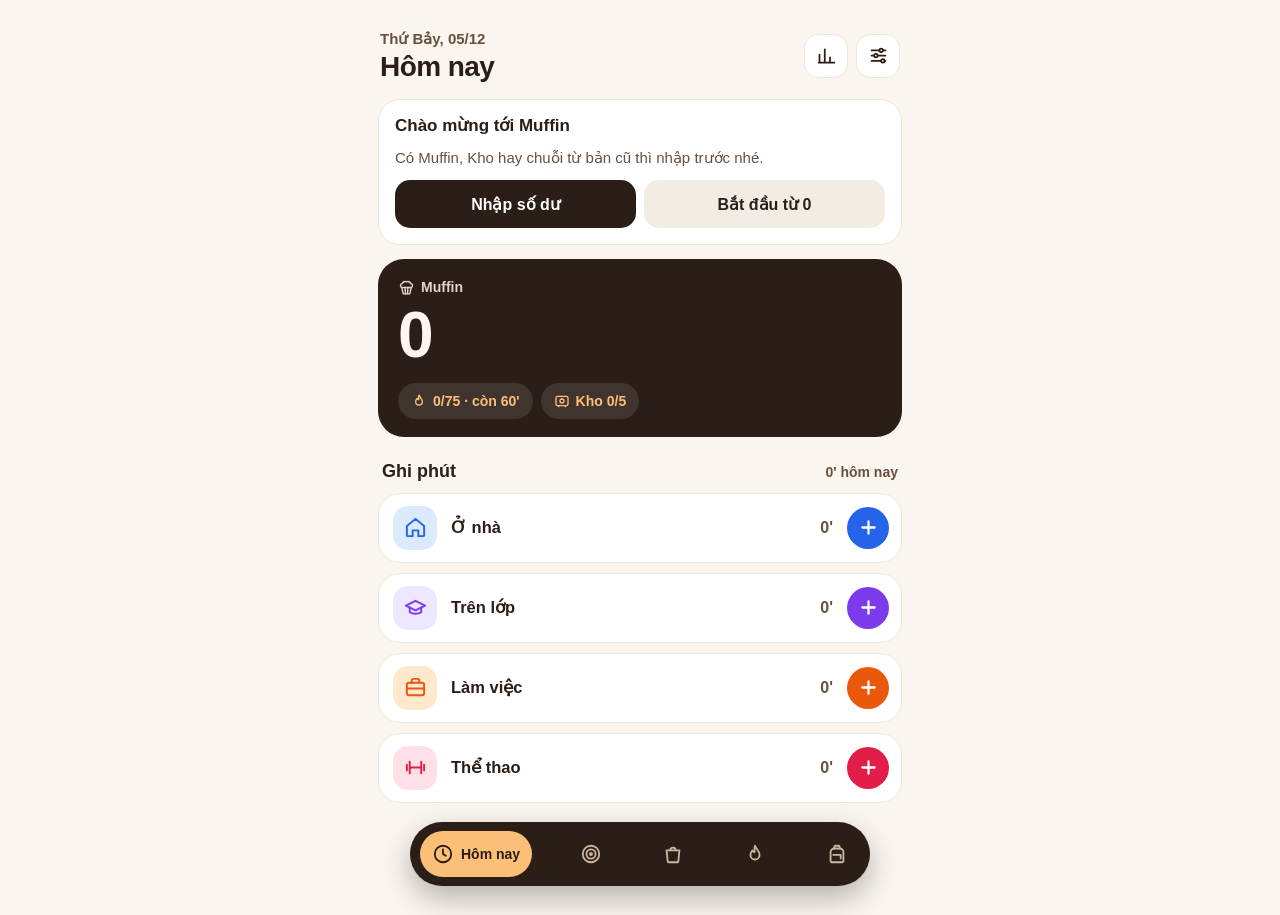
<file: index.html>
<!doctype html>
<html lang="vi">
<head>
  <meta charset="utf-8">
  <meta name="viewport" content="width=device-width, initial-scale=1, viewport-fit=cover">
  <title>Muffin</title>
  <meta name="description" content="Muffin Study Game: tự thưởng khi học, làm việc và tập gym.">
  <meta name="theme-color" content="#FAF5EE" id="themeColor">
  <!-- PWA cho iPhone -->
  <meta name="apple-mobile-web-app-capable" content="yes">
  <meta name="mobile-web-app-capable" content="yes">
  <meta name="apple-mobile-web-app-title" content="Muffin">
  <meta name="apple-mobile-web-app-status-bar-style" content="default">
  <meta name="format-detection" content="telephone=no">
  <link rel="apple-touch-icon" sizes="180x180" href="icons/apple-touch-icon.png">
  <link rel="icon" type="image/svg+xml" href="icons/icon.svg">
  <link rel="icon" type="image/png" sizes="192x192" href="icons/icon-192.png">
  <link rel="manifest" href="manifest.json">
  <script>
    // Áp giao diện sáng/tối trước khi vẽ để không bị nháy màu
    try { var th = localStorage.getItem('muffin.theme'); if (th === 'light' || th === 'dark') document.documentElement.dataset.theme = th; } catch (e) { /* bỏ qua */ }
  </script>
  <link rel="stylesheet" href="styles.css">
</head>
<body>
  <div class="app" id="app">
    <div class="topcap" aria-hidden="true"></div>
    <main id="view" class="view"></main>
    <nav class="tabbar" id="tabs" aria-label="Điều hướng chính"></nav>
    <div class="toasts" id="toasts" role="status" aria-live="polite"></div>
    <div id="modalRoot"></div>
    <input type="file" id="importFile" accept="application/json,.json" hidden>
  </div>
  <noscript>Muffin cần bật JavaScript.</noscript>
  <script src="rules.js"></script>
  <script src="app.js"></script>
</body>
</html>
</file>
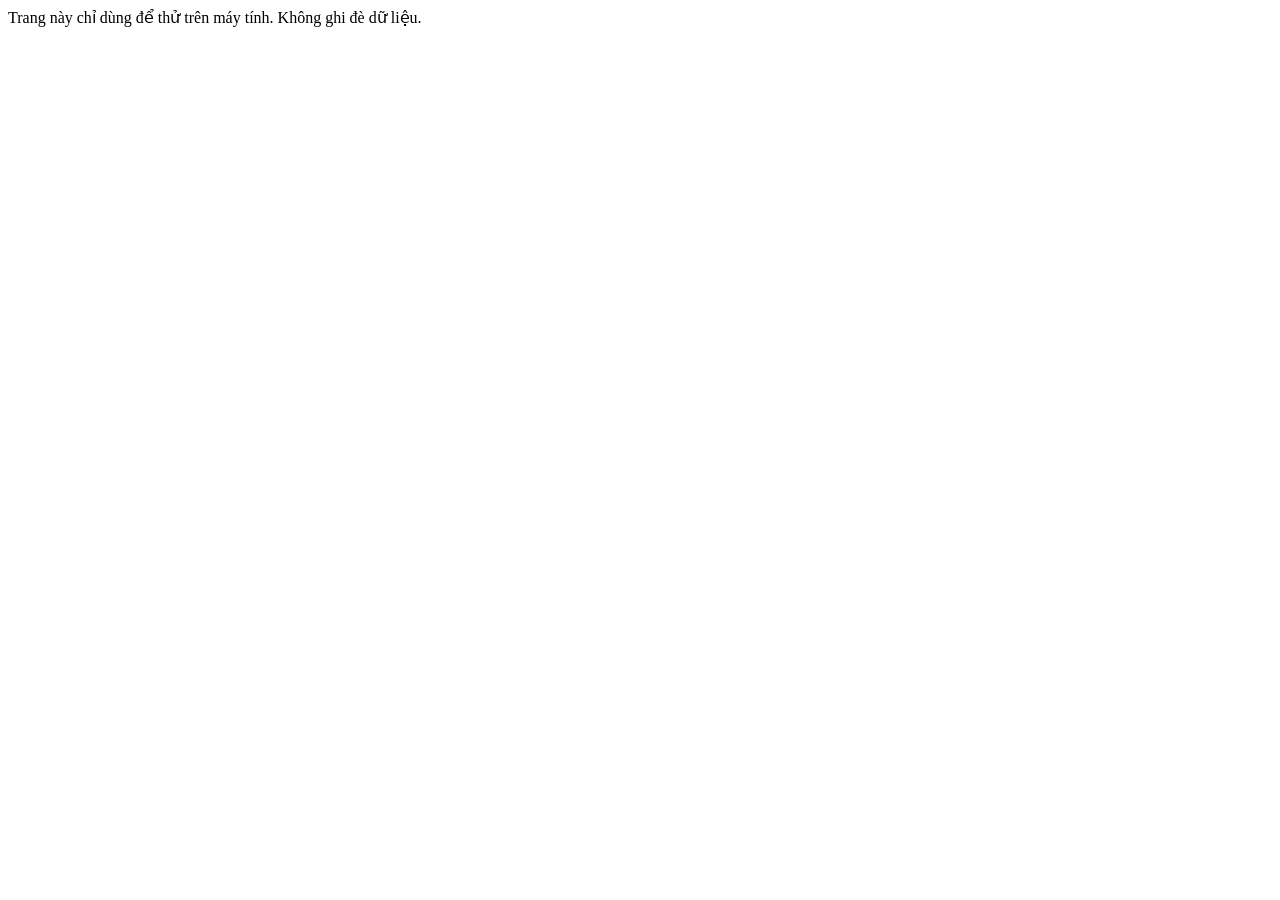
<file: tests/demo.html>
<!doctype html>
<meta charset="utf-8">
<title>Muffin: nạp dữ liệu mẫu</title>
<!-- CHỈ DÙNG KHI THỬ TRÊN MÁY: ghi đè dữ liệu bằng dữ liệu mẫu rồi mở app. Không mở trang này trên iPhone. -->
<script src="../rules.js"></script>
<script>
  if (!/^(localhost|127\.0\.0\.1|\[::1\])$/.test(location.hostname)) {
    document.write('Trang này chỉ dùng để thử trên máy tính. Không ghi đè dữ liệu.');
    throw new Error('demo chỉ chạy trên localhost');
  }
  const M = window.MuffinRules;
  const now = Date.now();
  const today = M.dateKey(now);
  let s = M.createInitialState(now - 40 * 86400000);
  let n = 0;
  const at = (daysAgo, h) => now - daysAgo * 86400000 - h * 3600000;
  const c = (t, extra) => Object.assign({ now: t, id: 'd' + (++n) }, extra || {});
  const plan = [[90, 40, 0, 30], [120, 0, 60, 0], [60, 80, 30, 45], [45, 0, 0, 60], [150, 40, 0, 0], [30, 60, 90, 30], [70, 0, 45, 0]];
  for (let d = 29; d >= 0; d--) {
    const p = plan[d % 7];
    if (d === 9) continue; // một ngày nghỉ để thấy chuỗi đứt
    M.CATS.forEach((cat, i) => { if (p[i]) { const r = M.logMinutes(s, cat, p[i], c(at(d, 3 + i))); if (r.ok) s = r.state; } });
  }
  s.days[today] = s.days[today] || { home: 0, class: 0, work: 0, gym: 0, earned: 0, spent: 0 };
  let r = M.openBox(s, c(at(3, 1), { rand: 0.9 })); if (r.ok) s = r.state;
  r = M.deposit(s, 60, c(at(2, 1))); if (r.ok) s = r.state;
  r = M.buyItem(s, 'movie', c(at(1, 2))); if (r.ok) s = r.state;
  r = M.convertFun(s, 10, c(at(1, 1))); if (r.ok) s = r.state;
  r = M.addHabit(s, 'Đọc sách 20 trang', c(now, { id: 'hA' })); s = r.state;
  r = M.addHabit(s, 'Uống đủ 2 lít nước', c(now, { id: 'hB' })); s = r.state;
  for (let i = 1; i <= 8; i++) s.habits[0].done.push(M.addDays(today, -i));
  for (let i = 0; i <= 3; i++) s.habits[1].done.push(M.addDays(today, -i));
  s.habits.forEach((h) => h.done.sort());
  s = M.addGoals(s, today, ['Ôn chương 3 Web Strategy', 'Tập gym chân', 'Làm bài tập nhóm', 'Đọc 20 trang sách'], today, c(now, { id: 'gA' })).state;
  s = M.addGoals(s, M.addDays(today, 1), ['Ôn chương 4', 'Đi bơi'], today, c(now, { id: 'gB' })).state;
  s = M.addTasks(s, ['Ôn chương 3 Web Strategy', 'Tập gym chân', 'Đọc 20 trang sách', 'Làm flashcard từ vựng', 'Dọn bàn học'], c(now, { id: 'tA' })).state;
  r = M.deposit(s, 5, c(now - 60000)); if (r.ok) s = r.state;
  s = M.toggleGoal(s, today, s.goalDays[today][1].id, today, c(now)).state;
  s.inventory.cafe = 1; s.inventory.buy150 = 1;
  s.meta.setupDone = true; s.meta.lastExport = now - 9 * 86400000;
  localStorage.setItem('muffin.state', JSON.stringify(s));
  const th = new URLSearchParams(location.search).get('theme');
  if (th) localStorage.setItem('muffin.theme', th);
  location.replace('../index.html' + (location.hash || ''));
</script>
</file>
<file: styles.css>
/* Muffin Study Game: giao diện v1.3 (sáng = nâu kem, tối = đen chanh). Ưu tiên iPhone 375-430px */
:root {
  --bg: #FAF5EE; --card: #FFFFFF; --soft: #F3ECE3; --line: #EFE6DA; --ink: #2A1E16; --muted: #66513F; --cb: #D3C3AF;
  --hero-bg: #2A1E16; --hero-ink: #FFF7ED; --hero-num: #FFF7ED; --hero-pill: rgba(255, 255, 255, .1); --hero-pill-ink: #FBBF77;
  --pri: #2A1E16; --pri-ink: #FFFFFF; --hl: #FBBF77; --hl-ink: #2A1E16;
  --ok: #15803D; --ok-bg: #DCFCE7; --bad: #B91C1C; --bad-bg: #FEE2E2; --warn: #9A4A06; --warn-bg: #FEF3C7;
  --kho: #0E7490; --kho-bg: #CFFAFE;
  --fl: #D97706; --fl-bg: #FFE8CC; --fl-ink: #7C2D12;
  --bx: #7C3AED; --bx-bg: #EDE7FF; --bx-ink: #3B1F82;
  --gold: #F5B70B; --gold-bg: #FEF3C7; --gold-ink: #1C1300;
  --home: #2563EB; --home-bg: #DBEAFE;
  --class: #7C3AED; --class-bg: #EDE7FF;
  --work: #EA580C; --work-bg: #FFE8CC;
  --gym: #E11D48; --gym-bg: #FFE0E6;
  --tab-bg: #2A1E16; --tab-ink: #C9B6A2; --tab-on: #FBBF77; --tab-on-ink: #2A1E16; --tab-line: transparent;
  --heat0: #EFE6DA; --heat1: #FCD9A8; --heat2: #F59E0B; --heat-today: #9A4A06;
  --dim: rgba(30, 20, 12, .45); --sheet: #FFFCF8; --toast: #2A1E16; --toast-ink: #FFFFFF;
  --focus: #2563EB;
  --safe-top: env(safe-area-inset-top, 0px);
  --safe-bottom: env(safe-area-inset-bottom, 0px);
  --safe-left: env(safe-area-inset-left, 0px);
  --safe-right: env(safe-area-inset-right, 0px);
  color-scheme: light;
}
@media (prefers-color-scheme: dark) {
  :root:not([data-theme="light"]) {
    --bg: #0B0E13; --card: #151A21; --soft: #1F2630; --line: #232A33; --ink: #F3F4F6; --muted: #B3B9C3; --cb: #3A4350;
    --hero-bg: radial-gradient(130% 130% at 100% 0%, #2B3A12 0%, #151A21 60%); --hero-ink: #E5E7EB; --hero-num: #BEF264; --hero-pill: #1F2630; --hero-pill-ink: #E5E7EB;
    --pri: #BEF264; --pri-ink: #0B0E13; --hl: #BEF264; --hl-ink: #0B0E13;
    --ok: #BEF264; --ok-bg: rgba(190, 242, 100, .14); --bad: #FCA5A5; --bad-bg: rgba(248, 113, 113, .16); --warn: #FCD34D; --warn-bg: rgba(251, 191, 36, .14);
    --kho: #67E8F9; --kho-bg: rgba(103, 232, 249, .12);
    --fl: #FBBF24; --fl-bg: rgba(251, 191, 36, .12); --fl-ink: #FCD34D;
    --bx: #8B5CF6; --bx-bg: rgba(167, 139, 250, .14); --bx-ink: #C4B5FD;
  --gold: #FACC15; --gold-bg: rgba(250, 204, 21, .14); --gold-ink: #1C1300;
    --home: #3B82F6; --home-bg: rgba(96, 165, 250, .14);
    --class: #A855F7; --class-bg: rgba(192, 132, 252, .14);
    --work: #F97316; --work-bg: rgba(251, 146, 60, .14);
    --gym: #F43F5E; --gym-bg: rgba(251, 113, 133, .14);
    --tab-bg: #151A21; --tab-ink: #8B93A0; --tab-on: #BEF264; --tab-on-ink: #0B0E13; --tab-line: #262E38;
    --heat0: #1F2630; --heat1: #78350F; --heat2: #D97706; --heat-today: #FBBF24;
    --dim: rgba(0, 0, 0, .6); --sheet: #151A21; --toast: #F3F4F6; --toast-ink: #0B0E13;
    --focus: #BEF264;
    color-scheme: dark;
  }
}
:root[data-theme="dark"] {
  --bg: #0B0E13; --card: #151A21; --soft: #1F2630; --line: #232A33; --ink: #F3F4F6; --muted: #B3B9C3; --cb: #3A4350;
  --hero-bg: radial-gradient(130% 130% at 100% 0%, #2B3A12 0%, #151A21 60%); --hero-ink: #E5E7EB; --hero-num: #BEF264; --hero-pill: #1F2630; --hero-pill-ink: #E5E7EB;
  --pri: #BEF264; --pri-ink: #0B0E13; --hl: #BEF264; --hl-ink: #0B0E13;
  --ok: #BEF264; --ok-bg: rgba(190, 242, 100, .14); --bad: #FCA5A5; --bad-bg: rgba(248, 113, 113, .16); --warn: #FCD34D; --warn-bg: rgba(251, 191, 36, .14);
  --kho: #67E8F9; --kho-bg: rgba(103, 232, 249, .12);
  --fl: #FBBF24; --fl-bg: rgba(251, 191, 36, .12); --fl-ink: #FCD34D;
  --bx: #8B5CF6; --bx-bg: rgba(167, 139, 250, .14); --bx-ink: #C4B5FD;
  --gold: #FACC15; --gold-bg: rgba(250, 204, 21, .14); --gold-ink: #1C1300;
  --home: #3B82F6; --home-bg: rgba(96, 165, 250, .14);
  --class: #A855F7; --class-bg: rgba(192, 132, 252, .14);
  --work: #F97316; --work-bg: rgba(251, 146, 60, .14);
  --gym: #F43F5E; --gym-bg: rgba(251, 113, 133, .14);
  --tab-bg: #151A21; --tab-ink: #8B93A0; --tab-on: #BEF264; --tab-on-ink: #0B0E13; --tab-line: #262E38;
  --heat0: #1F2630; --heat1: #78350F; --heat2: #D97706; --heat-today: #FBBF24;
  --dim: rgba(0, 0, 0, .6); --sheet: #151A21; --toast: #F3F4F6; --toast-ink: #0B0E13;
  --focus: #BEF264;
  color-scheme: dark;
}

* { box-sizing: border-box; }
html, body {
  margin: 0; background: var(--bg); color: var(--ink);
  font: 16px/1.45 -apple-system, BlinkMacSystemFont, "SF Pro Text", "Segoe UI", Roboto, "Helvetica Neue", Arial, sans-serif;
  -webkit-text-size-adjust: 100%; -webkit-tap-highlight-color: transparent; overscroll-behavior: none;
}
body { min-height: 100vh; min-height: 100dvh; }
button, input, select, textarea { font: inherit; color: inherit; }
button { cursor: pointer; touch-action: manipulation; }
button:disabled { cursor: not-allowed; }
h1, h2, h3 { margin: 0; line-height: 1.2; }
p { margin: 0; }
.num, b { font-variant-numeric: tabular-nums; }
:focus-visible { outline: 3px solid var(--focus); outline-offset: 2px; border-radius: 8px; }
svg { flex: none; display: block; }

/* ---------------- Khung trang ---------------- */
.app { max-width: 560px; margin: 0 auto; }
.view { padding: calc(var(--safe-top) + 22px) calc(var(--safe-right) + 18px) calc(var(--safe-bottom) + 112px) calc(var(--safe-left) + 18px); }
.top { display: flex; justify-content: space-between; align-items: center; gap: 10px; margin: 6px 2px 16px; min-height: 52px; }
.top .tt { min-width: 0; flex: 1; }
.top .sub { font-size: 15px; font-weight: 700; color: var(--muted); }
.top h1 { font-size: 28px; font-weight: 800; letter-spacing: -.02em; }
.top .ibs { display: flex; gap: 8px; }
.ib {
  width: 44px; height: 44px; border-radius: 14px; background: var(--card); border: 1px solid var(--line); color: var(--ink);
  display: inline-grid; place-items: center; flex: none; padding: 0;
}
.ib svg { width: 21px; height: 21px; }
.ib:active { transform: scale(.95); }
.ib.plain { background: transparent; border-color: transparent; color: var(--muted); width: 40px; height: 40px; }
.ib.plain svg { width: 19px; height: 19px; }
.card { background: var(--card); border: 1px solid var(--line); border-radius: 22px; padding: 16px; }
.card + .card, .card + .seg, .seg + .card { margin-top: 12px; }
.card h3 { font-size: 17px; font-weight: 800; margin-bottom: 10px; }
.sec { display: flex; justify-content: space-between; align-items: center; gap: 10px; margin: 24px 4px 10px; }
.sec h2 { font-size: 18px; font-weight: 800; }
.sec > span { font-size: 14px; font-weight: 700; color: var(--muted); }
.muted { color: var(--muted); }
.small { font-size: 14px; }
.empty { text-align: center; color: var(--muted); padding: 22px 12px; font-weight: 600; }
.pill {
  display: inline-flex; align-items: center; gap: 5px; height: 30px; padding: 0 11px; border-radius: 999px;
  font-size: 13.5px; font-weight: 800; background: var(--soft); color: var(--ink); white-space: nowrap;
}
.pill svg { width: 14px; height: 14px; }
.pill.ok { background: var(--ok-bg); color: var(--ok); }
.pill.warn { background: var(--warn-bg); color: var(--warn); }
.pill.fl { background: var(--fl-bg); color: var(--fl-ink); }

/* ---------------- Nút và ô nhập ---------------- */
.btn {
  min-height: 48px; padding: 0 18px; border-radius: 15px; border: 0; background: var(--soft); color: var(--ink);
  font-weight: 800; font-size: 16px; display: inline-flex; align-items: center; justify-content: center; gap: 7px;
  white-space: nowrap; transition: transform .08s ease, opacity .15s;
}
.btn svg { width: 18px; height: 18px; }
.btn:active:not(:disabled) { transform: scale(.97); }
.btn.pri { background: var(--pri); color: var(--pri-ink); }
.btn.hl { background: var(--hl); color: var(--hl-ink); }
.btn.bx { background: var(--bx); color: #fff; }
.btn.gold { background: var(--gold); color: var(--gold-ink); }
.btn.danger { background: var(--bad); color: var(--bg); }
.btn.ghost-danger { background: var(--bad-bg); color: var(--bad); }
.btn:disabled { opacity: .42; }
.btn.block { width: 100%; }
.btn.sm { min-height: 40px; padding: 0 16px; border-radius: 999px; font-size: 14.5px; }
.btn-row { display: flex; gap: 8px; flex-wrap: wrap; }
.btn-row > .btn { flex: 1; }
.inp, .field input, textarea {
  font-size: 16px; min-height: 48px; padding: 0 14px; border-radius: 14px; border: 1.5px solid var(--line);
  background: var(--card); color: var(--ink); width: 100%;
}
textarea { padding: 12px 14px; resize: vertical; min-height: 110px; line-height: 1.4; }
.inp:focus, .field input:focus, textarea:focus { outline: none; border-color: var(--ink); }
.inp.err { border-color: var(--bad); }
input::placeholder, textarea::placeholder { color: var(--muted); opacity: 1; }
.row { display: flex; gap: 8px; }
.row .inp { flex: 1; min-width: 0; }
.bar { height: 6px; border-radius: 3px; background: var(--soft); overflow: hidden; }
.bar > span { display: block; height: 100%; border-radius: 3px; background: var(--ok); transition: width .45s cubic-bezier(.2, .8, .2, 1); }
.seg { display: grid; grid-template-columns: 1fr 1fr; background: var(--soft); border-radius: 14px; padding: 4px; gap: 4px; }
.seg.three { grid-template-columns: 1fr 1fr 1fr; }
.seg button { min-height: 40px; border: 0; border-radius: 11px; background: none; font-weight: 800; font-size: 14.5px; color: var(--muted); }
.seg button.on { background: var(--card); color: var(--ink); box-shadow: 0 1px 3px rgba(0, 0, 0, .14); }

/* ---------------- Hôm nay ---------------- */
.hero { background: var(--hero-bg); color: var(--hero-ink); border-radius: 26px; padding: 18px 20px; }
.hero .hlb { display: flex; justify-content: space-between; align-items: center; font-size: 14px; font-weight: 700; }
.hero .hlb > span { display: inline-flex; align-items: center; gap: 6px; opacity: .85; }
.hero .hlb svg { width: 17px; height: 17px; }
.hero .earn { color: var(--hero-pill-ink); font-weight: 800; }
.hero .hv { font-size: 64px; font-weight: 900; letter-spacing: -.04em; line-height: 1.05; color: var(--hero-num); margin: 4px 0 14px; }
.hero .hv.bump { animation: bump .5s ease; transform-origin: left center; }
@keyframes bump { 40% { transform: scale(1.08); } }
.hero .chips { display: flex; gap: 8px; flex-wrap: wrap; }
.hchip {
  display: inline-flex; align-items: center; gap: 6px; height: 36px; padding: 0 13px; border-radius: 999px; border: 0;
  background: var(--hero-pill); color: var(--hero-pill-ink); font-weight: 800; font-size: 14px;
}
.hchip svg { width: 16px; height: 16px; }
.hchip.done { background: var(--ok-bg); color: var(--ok); }
.lst { display: flex; flex-direction: column; gap: 10px; }
.lr {
  display: flex; align-items: center; gap: 14px; width: 100%; height: 70px; padding: 0 12px 0 14px; text-align: left;
  border-radius: 22px; background: var(--card); border: 1px solid var(--line); color: var(--ink);
}
.lr:active { transform: scale(.985); }
.lr .lic { width: 44px; height: 44px; border-radius: 15px; display: grid; place-items: center; background: var(--cbg); color: var(--c); }
.lr .lic svg { width: 23px; height: 23px; }
.lr .lnm { flex: 1; font-weight: 800; font-size: 16.5px; }
.lr .lm { font-weight: 800; font-size: 16px; color: var(--muted); }
.lr .lm.has { color: var(--ink); }
.lr .ladd { width: 42px; height: 42px; border-radius: 50%; display: grid; place-items: center; color: #fff; background: var(--c); }
.lr .ladd svg { width: 21px; height: 21px; stroke-width: 2.6; }
.banner {
  display: flex; align-items: center; gap: 10px; margin-bottom: 14px; padding: 10px 10px 10px 14px; border-radius: 18px;
  background: var(--warn-bg); color: var(--warn); font-size: 14.5px; font-weight: 700;
}
.banner span { flex: 1; }
.welcome { margin-bottom: 14px; }
.welcome p { color: var(--muted); margin: 0 0 12px; font-size: 15px; }

/* ---------------- Bảng nhập số ---------------- */
.backdrop {
  position: fixed; inset: 0; z-index: 80; background: var(--dim);
  display: flex; align-items: flex-end; justify-content: center; animation: fadeIn .2s ease;
}
.sheet {
  width: 100%; max-width: 520px; max-height: 92vh; max-height: 92dvh; overflow-y: auto; overscroll-behavior: contain;
  background: var(--sheet); color: var(--ink); border-radius: 28px 28px 0 0; border-top: 1px solid var(--line);
  padding: 10px 20px calc(var(--safe-bottom) + 20px); animation: sheetUp .28s cubic-bezier(.2, .9, .3, 1);
}
.grab { width: 40px; height: 5px; border-radius: 3px; background: var(--cb); margin: 0 auto 14px; }
.sheet h3 { font-size: 19px; font-weight: 800; margin-bottom: 8px; }
.sheet .body { font-size: 15.5px; }
.sheet .body p + p { margin-top: 8px; }
.sheet .btn-row { margin-top: 18px; }
@keyframes fadeIn { from { opacity: 0; } }
@keyframes sheetUp { from { transform: translateY(60px); opacity: .6; } }
.np-hd { display: flex; align-items: center; gap: 12px; margin-bottom: 8px; }
.np-ic { width: 50px; height: 50px; border-radius: 16px; display: grid; place-items: center; background: var(--cbg); color: var(--c); flex: none; }
.np-ic svg { width: 26px; height: 26px; }
.np-tt { flex: 1; min-width: 0; }
.np-tt b { display: block; font-size: 19px; font-weight: 800; }
.np-tt span { font-size: 14px; font-weight: 600; color: var(--muted); }
.np-x { width: 40px; height: 40px; border-radius: 50%; border: 0; background: var(--soft); color: var(--muted); display: grid; place-items: center; }
.np-x svg { width: 18px; height: 18px; stroke-width: 2.6; }
.np-disp { text-align: center; margin: 4px 0 14px; }
.np-n { font-size: 66px; font-weight: 900; letter-spacing: -.04em; line-height: 1; }
.np-n.zero { color: var(--cb); }
.np-n small { font-size: 22px; color: var(--muted); font-weight: 800; letter-spacing: 0; margin-left: 4px; }
.np-g {
  display: inline-flex; align-items: center; gap: 5px; margin-top: 10px; min-height: 32px; padding: 4px 12px; border-radius: 16px;
  background: var(--soft); color: var(--muted); font-weight: 800; font-size: 14.5px; max-width: 100%;
}
.np-g svg { width: 15px; height: 15px; }
.np-g.ok { background: var(--ok-bg); color: var(--ok); }
.np-g.err { background: var(--bad-bg); color: var(--bad); }
.np-qc { display: flex; gap: 8px; margin-bottom: 12px; }
.np-qc button {
  flex: 1; height: 40px; border-radius: 12px; border: 1.5px solid var(--line); background: transparent;
  font-weight: 800; font-size: 15px; color: var(--muted); white-space: nowrap; padding: 0 4px;
}
.np-qc button.on { border-color: var(--ink); color: var(--ink); background: var(--soft); }
.np-kp { display: grid; grid-template-columns: repeat(3, 1fr); gap: 8px; }
.np-kp button { height: 54px; border-radius: 15px; border: 0; background: var(--soft); font-weight: 800; font-size: 24px; color: var(--ink); display: grid; place-items: center; }
.np-kp button:active { filter: brightness(.92); transform: scale(.97); }
.np-kp .e { background: transparent; color: var(--muted); }
.np-kp .e svg { width: 26px; height: 26px; }
/* Chọn mục (tiêu phút giải trí) */
.apps-lb { font-size: 13px; font-weight: 800; color: var(--muted); margin: 4px 2px 8px; }
.apps { display: grid; grid-template-columns: repeat(4, 1fr); gap: 8px; margin-bottom: 10px; }
.pk {
  width: 100%; min-width: 0; height: 62px; border-radius: 16px; border: 2px solid transparent; background: var(--soft); color: var(--ink);
  display: flex; flex-direction: column; align-items: center; justify-content: center; gap: 4px; font: inherit;
  font-size: 12.5px; font-weight: 800; padding: 0;
}
.pk span { max-width: 100%; overflow: hidden; text-overflow: ellipsis; white-space: nowrap; padding: 0 2px; }
.pk svg { width: 22px; height: 22px; color: var(--a); }
.pk:disabled { opacity: .4; }
.apps.c2 { grid-template-columns: 1fr 1fr; }
.apps.c2 .pk { height: 58px; font-size: 13.5px; }
.pk:disabled svg { color: var(--muted); }
.pk.on { border-color: var(--a); background: color-mix(in srgb, var(--a) 14%, var(--card)); }
.has-pick .np-disp { margin: 0 0 10px; }
.has-pick .np-n { font-size: 56px; }
.has-pick .np-kp button { height: 50px; }
.np-go { margin-top: 12px; width: 100%; min-height: 56px; border-radius: 18px; font-size: 17px; font-weight: 900; }

/* ---------------- Mục tiêu ---------------- */
.days { display: grid; grid-template-columns: repeat(7, minmax(0, 1fr)); gap: 5px; margin-bottom: 12px; }
.days button {
  padding: 8px 0 6px; border-radius: 14px; background: var(--card); border: 1px solid var(--line); color: var(--muted);
  font-size: 11.5px; font-weight: 700; line-height: 1.2;
}
.days b { display: block; font-size: 17px; color: var(--ink); font-weight: 800; }
.days i { display: block; width: 5px; height: 5px; border-radius: 50%; margin: 3px auto 0; background: var(--muted); }
.days i.no { opacity: 0; }
.days .on { background: var(--pri); border-color: var(--pri); color: var(--pri-ink); }
.days .on b { color: var(--pri-ink); }
.days .on i { background: var(--pri-ink); }
.ringcard { display: flex; align-items: center; gap: 14px; }
.ring { position: relative; flex: none; }
.ring svg { transform: rotate(-90deg); }
.ring b { position: absolute; inset: 0; display: grid; place-items: center; font-size: 14.5px; font-weight: 800; }
.ringcard .rt1 { font-weight: 800; font-size: 16px; }
.ringcard .rt2 { font-size: 14px; color: var(--muted); font-weight: 600; }
.glist { list-style: none; margin: 0; padding: 4px 6px 4px 10px; }
.goal { display: flex; align-items: center; gap: 2px; min-height: 52px; }
.glist > li + li { border-top: 1px solid var(--line); }
.chk { width: 44px; height: 44px; flex: none; display: grid; place-items: center; position: relative; cursor: pointer; }
.chk input { position: absolute; inset: 0; opacity: 0; margin: 0; cursor: pointer; }
.chk i { width: 26px; height: 26px; border-radius: 9px; border: 2px solid var(--cb); display: grid; place-items: center; transition: background .15s, border-color .15s; }
.chk input:checked + i { background: var(--pri); border-color: var(--pri); }
.chk input:checked + i::after { content: ''; width: 6px; height: 11px; border: solid var(--pri-ink); border-width: 0 2.6px 2.6px 0; transform: rotate(45deg) translate(-1px, -1px); }
.chk input:focus-visible + i { outline: 3px solid var(--focus); outline-offset: 2px; }
.gnum { width: 44px; height: 44px; flex: none; display: grid; place-items: center; font-weight: 800; font-size: 14px; color: var(--muted); }
.gtext {
  flex: 1; min-width: 0; font-size: 16px; font-weight: 600; min-height: 44px; padding: 0 6px; border-radius: 10px;
  border: 1.5px solid transparent; background: transparent; color: var(--ink);
}
.gtext:focus { outline: none; background: var(--soft); }
.goal.done .gtext { text-decoration: line-through; color: var(--muted); }
.gadd { display: flex; align-items: center; gap: 2px; min-height: 52px; }
.gadd .plus { width: 44px; height: 44px; display: grid; place-items: center; flex: none; color: var(--ok); }
.gadd .plus i { width: 26px; height: 26px; border-radius: 9px; border: 2px dashed var(--cb); display: grid; place-items: center; }
.gadd .plus svg { width: 15px; height: 15px; stroke-width: 3; }
.gadd .gtext::placeholder { color: var(--ok); font-weight: 800; }
.bank { display: flex; flex-wrap: wrap; gap: 8px; }
.bank button {
  min-height: 40px; padding: 0 13px; border-radius: 12px; background: var(--card); border: 1.5px dashed var(--cb);
  font-size: 14px; font-weight: 700; display: inline-flex; align-items: center; gap: 5px; color: var(--ink); max-width: 100%;
}
.bank button span { overflow: hidden; text-overflow: ellipsis; white-space: nowrap; }
.bank button svg { width: 14px; height: 14px; stroke-width: 3; }
.bank .more { border-style: solid; border-color: var(--line); color: var(--muted); }
.copy-row { margin-top: 10px; }

/* ---------------- Cửa hàng ---------------- */
.two { display: grid; grid-template-columns: 1fr 1fr; gap: 10px; }
.two .card { margin: 0; padding: 14px; display: flex; flex-direction: column; }
.kh { display: flex; gap: 6px; align-items: center; font-weight: 800; font-size: 15px; }
.kh svg { width: 18px; height: 18px; }
.kv { font-size: 28px; font-weight: 900; margin: 6px 0 8px; letter-spacing: -.02em; }
.kv small { font-size: 16px; color: var(--muted); font-weight: 800; }
.two .btn { margin-top: auto; }
.two .bar { margin-bottom: 12px; }
.filt { display: flex; gap: 8px; margin: 16px 0 12px; overflow-x: auto; scrollbar-width: none; }
.filt::-webkit-scrollbar { display: none; }
.filt button {
  flex: none; min-height: 40px; padding: 0 15px; border-radius: 999px; background: var(--card); border: 1px solid var(--line);
  font-size: 14.5px; font-weight: 800; color: var(--muted);
}
.filt .on { background: var(--pri); border-color: var(--pri); color: var(--pri-ink); }
.grid2 { display: grid; grid-template-columns: 1fr 1fr; gap: 10px; }
.it { background: var(--card); border: 1px solid var(--line); border-radius: 20px; padding: 13px; min-height: 140px; display: flex; flex-direction: column; gap: 10px; }
.it .iic { width: 44px; height: 44px; border-radius: 14px; display: grid; place-items: center; background: var(--cbg); color: var(--c); }
.it .iic svg { width: 23px; height: 23px; }
.it .inm { font-weight: 800; font-size: 15px; line-height: 1.25; flex: 1; }
.pbtn {
  display: inline-flex; align-items: center; justify-content: center; gap: 5px; min-height: 40px; border-radius: 999px; border: 0;
  background: var(--pri); color: var(--pri-ink); font-weight: 900; font-size: 15.5px;
}
.pbtn svg { width: 16px; height: 16px; }
.it.cant .pbtn { background: var(--soft); color: var(--muted); }
.it.cant .iic { opacity: .55; }

/* ---------------- Chuỗi ---------------- */
.flame { display: flex; align-items: center; gap: 16px; }
.flame .fic {
  width: 78px; height: 78px; border-radius: 26px; background: radial-gradient(circle at 50% 60%, #F59E0B 0%, #B45309 75%);
  display: grid; place-items: center; color: #FFFBEB; box-shadow: 0 10px 26px rgba(245, 158, 11, .35); flex: none;
}
.flame .fic svg { width: 40px; height: 40px; }
.flame .fnum { font-size: 52px; font-weight: 900; letter-spacing: -.03em; line-height: 1; }
.flame .fnum small { font-size: 20px; color: var(--muted); font-weight: 700; letter-spacing: 0; }
.flame .pill { margin-top: 8px; }
.heat-h, .heat { display: grid; grid-template-columns: repeat(7, 1fr); gap: 6px; }
.heat-h { margin-top: 16px; font-size: 11.5px; font-weight: 700; color: var(--muted); text-align: center; }
.heat { margin-top: 6px; }
.heat i { height: 26px; border-radius: 8px; background: var(--heat0); display: block; }
.heat i.a { background: var(--heat1); }
.heat i.b { background: var(--heat2); }
.heat i.t { box-shadow: inset 0 0 0 3px var(--heat-today); }
.hs { display: flex; gap: 10px; margin: 0 -18px; padding: 0 18px 4px; overflow-x: auto; scrollbar-width: none; scroll-snap-type: x proximity; scroll-padding: 0 18px; }
.hs::-webkit-scrollbar { display: none; }
.mc { flex: none; width: 132px; border-radius: 20px; padding: 13px; background: var(--card); border: 1px solid var(--line); scroll-snap-align: start; display: flex; flex-direction: column; }
.mc .at { font-size: 22px; font-weight: 900; }
.mc .at small { font-size: 13px; color: var(--muted); font-weight: 700; }
.mc .rw { font-size: 13.5px; font-weight: 600; color: var(--muted); min-height: 38px; margin: 2px 0 8px; flex: 1; }
.mc.ready { background: var(--fl-bg); border-color: transparent; }
.mc.ready .rw { color: var(--fl-ink); }
.mc.claimed { opacity: .6; }
.mc .btn { min-height: 36px; border-radius: 11px; font-size: 14px; padding: 0 8px; width: 100%; }
.mc.ready .btn { background: var(--fl); color: #1C1300; }
.habit .hh { display: flex; align-items: center; gap: 8px; }
.habit .hh b { flex: 1; font-size: 17px; min-width: 0; overflow-wrap: anywhere; }
.week { display: grid; grid-template-columns: repeat(7, 1fr); gap: 4px; margin: 12px 0; }
.wd { border: 0; background: none; padding: 0; display: flex; flex-direction: column; align-items: center; gap: 4px; font-size: 12px; font-weight: 700; color: var(--muted); min-height: 54px; }
.wd i { width: 32px; height: 32px; border-radius: 50%; border: 2px dashed var(--cb); display: grid; place-items: center; font-style: normal; }
.wd.done i { background: var(--ok); border: 2px solid var(--ok); }
.wd.done i::after { content: ''; width: 6px; height: 11px; border: solid var(--card); border-width: 0 2.6px 2.6px 0; transform: rotate(45deg) translate(-1px, -1px); }
.wd.today span { color: var(--ink); font-weight: 800; }
.wd.editable i { border-style: solid; }
.wd:disabled { cursor: default; }
.btn.done-soft { background: var(--ok-bg); color: var(--ok); }
.claim-box { margin-top: 10px; padding: 10px 12px; border-radius: 16px; background: var(--fl-bg); color: var(--fl-ink); display: flex; align-items: center; gap: 8px; flex-wrap: wrap; font-weight: 700; }
.claim-box span { flex: 1; min-width: 140px; }
.claim-box .btn { background: var(--fl); color: #1C1300; }
.next { margin-top: 10px; font-size: 14px; color: var(--muted); font-weight: 600; }
/* Thói quen: chọn kiểu + thẻ Số lần (tông tím, chấm không cần liền nhau) */
.hk-lb { font-size: 13px; font-weight: 800; color: var(--muted); margin: 12px 2px 8px; }
.seg.sm button { min-height: 38px; font-size: 14px; display: flex; align-items: center; justify-content: center; gap: 6px; }
.seg.sm svg { width: 16px; height: 16px; }
.hk-note { font-size: 13px; color: var(--muted); font-weight: 600; margin: 8px 2px 0; }
.habit .hh .ttl { flex: 1; min-width: 0; }
.habit .hh .ttl b { display: block; }
.habit .kind { font-size: 12px; font-weight: 800; color: var(--muted); margin-top: 2px; }
.habit.cnt { --ok: var(--class); --ok-bg: var(--class-bg); }
.habit .prog { display: flex; justify-content: space-between; font-size: 13px; font-weight: 700; color: var(--muted); margin: 0 2px 6px; }
.habit .prog b { color: var(--ink); }
.habit.cnt .bar { margin-bottom: 12px; }

/* ---------------- Túi đồ ---------------- */
.fund { background: var(--hero-bg); color: var(--hero-ink); border-radius: 26px; padding: 18px 20px; }
.fund .flb { font-size: 14px; font-weight: 700; opacity: .85; }
.fund .fv { font-size: 54px; font-weight: 900; letter-spacing: -.03em; color: var(--hero-num); line-height: 1.1; margin: 2px 0 14px; }
.fund .fv small { font-size: 20px; opacity: .65; letter-spacing: 0; }
/* Hôm nay đã tiêu (Túi đồ) */
.spent { margin-top: 12px; }
.spent .hd { display: flex; justify-content: space-between; align-items: baseline; margin-bottom: 10px; }
.spent .hd b { font-size: 16px; font-weight: 800; }
.spent .hd span { font-size: 14px; font-weight: 700; color: var(--muted); }
.stack { display: flex; height: 12px; border-radius: 6px; overflow: hidden; gap: 2px; margin-bottom: 8px; }
.stack i { background: var(--a); min-width: 4px; }
.rx { display: flex; align-items: center; gap: 10px; padding: 7px 0; font-weight: 700; }
.rx .dot { width: 34px; height: 34px; border-radius: 11px; display: grid; place-items: center; background: color-mix(in srgb, var(--a) 14%, var(--card)); color: var(--a); flex: none; }
.rx .dot svg { width: 18px; height: 18px; }
.rx .nm { flex: 1; min-width: 0; }
.rx .mn { font-weight: 900; }
.rx .pc { width: 58px; text-align: right; color: var(--muted); font-size: 13px; white-space: nowrap; }
.rx .mn small { font-size: 13px; font-weight: 700; color: var(--muted); }
.rx.lk { opacity: .5; }
.rx.lk .dot { background: var(--soft); color: var(--muted); }
.rx.lk .pc { color: var(--bad); font-weight: 800; }
.boxc { display: flex; align-items: center; gap: 14px; }
.boxc .bic { width: 52px; height: 52px; border-radius: 16px; background: var(--gold); color: var(--gold-ink); display: grid; place-items: center; flex: none; }
.boxc .bic svg { width: 26px; height: 26px; }
.boxc .bt { flex: 1; min-width: 0; }
.boxc .bt b { display: block; font-size: 16px; font-weight: 800; }
.boxc .bt span { font-size: 14px; color: var(--muted); font-weight: 600; }
.boxc .bar { margin-top: 6px; }
.boxc .bar > span { background: var(--gold); }

/* ---------------- Danh sách chung ---------------- */
.list { padding: 2px 14px; }
.li { display: flex; align-items: center; gap: 12px; min-height: 62px; padding: 8px 0; }
.li + .li { border-top: 1px solid var(--line); }
.li .iic { width: 42px; height: 42px; border-radius: 14px; display: grid; place-items: center; background: var(--cbg, var(--soft)); color: var(--c, var(--ink)); flex: none; }
.li .iic svg { width: 22px; height: 22px; }
.li-main { flex: 1; min-width: 0; }
.li-main b { display: block; font-size: 15.5px; font-weight: 800; }
.li-sub { display: block; font-size: 13.5px; color: var(--muted); font-weight: 600; }
.li time { font-size: 13.5px; color: var(--muted); font-weight: 800; width: 46px; flex: none; font-variant-numeric: tabular-nums; }
.li .li-main.txt { font-size: 15px; overflow-wrap: anywhere; }
.navrow { width: 100%; border: 0; background: none; color: var(--ink); text-align: left; font-weight: 700; font-size: 16px; }
.navrow .chev { color: var(--muted); }
.navrow .chev svg { width: 18px; height: 18px; }

/* ---------------- Mở hộp (hiệu ứng) ---------------- */
.gift { width: 120px; height: 112px; margin: 6px auto 4px; position: relative; }
.gift .g-body { position: absolute; left: 10px; right: 10px; bottom: 0; height: 70px; background: #F5B70B; border-radius: 10px 10px 14px 14px; }
.gift .g-lid { position: absolute; left: 0; right: 0; top: 24px; height: 26px; background: #FACC15; border-radius: 9px; z-index: 2; }
.gift .g-rib-v, .gift .g-rib-l { position: absolute; left: 50%; width: 18px; margin-left: -9px; top: 50px; bottom: 0; background: #E11D48; z-index: 3; }
.gift .g-rib-l { top: 24px; bottom: auto; height: 26px; }
.gift .g-bow { position: absolute; left: 50%; top: 2px; width: 60px; height: 26px; margin-left: -30px; z-index: 4; }
.gift .g-bow::before, .gift .g-bow::after { content: ''; position: absolute; top: 2px; width: 26px; height: 22px; border: 6px solid #E11D48; border-radius: 50% 50% 4px 50%; }
.gift .g-bow::before { left: 0; transform: rotate(-12deg); }
.gift .g-bow::after { right: 0; transform: rotate(12deg) scaleX(-1); }
.gift .g-lid-wrap { position: absolute; inset: 0 0 auto 0; height: 50px; z-index: 5; }
.gift.shake { animation: shake .9s ease-in-out; }
@keyframes shake {
  0%, 100% { transform: translate(0) rotate(0); }
  10% { transform: translate(-3px, 0) rotate(-6deg); } 20% { transform: translate(3px, -2px) rotate(6deg); }
  30% { transform: translate(-4px, 0) rotate(-8deg); } 40% { transform: translate(4px, -3px) rotate(8deg); }
  50% { transform: translate(-5px, 0) rotate(-10deg); } 60% { transform: translate(5px, -4px) rotate(10deg); }
  70% { transform: translate(-3px, 0) rotate(-6deg); } 80% { transform: translate(3px, -2px) rotate(5deg); }
}
.gift.open .g-lid-wrap { animation: lidOff .7s cubic-bezier(.2, .9, .3, 1) forwards; }
@keyframes lidOff { to { transform: translate(40px, -90px) rotate(35deg); opacity: 0; } }
.box-stage { position: relative; padding: 20px 0 8px; text-align: center; min-height: 230px; }
.reward-pop { font-size: 46px; font-weight: 900; color: var(--ok); opacity: 0; transform: scale(.4); }
.reward-pop.show { animation: pop .6s cubic-bezier(.2, 1.4, .4, 1) forwards; }
@keyframes pop { to { opacity: 1; transform: scale(1); } }
.confetti { position: absolute; left: 50%; top: 90px; width: 9px; height: 14px; border-radius: 2px; opacity: 0; }
.confetti.go { animation: confetti 1.2s ease-out forwards; }
@keyframes confetti { 0% { opacity: 1; transform: translate(0, 0) rotate(0); } 100% { opacity: 0; transform: translate(var(--dx), var(--dy)) rotate(var(--rot)); } }

/* ---------------- Thống kê ---------------- */
.chart { width: 100%; height: auto; max-height: 320px; display: block; margin-top: 6px; }
.chart text { font-size: 10.5px; fill: var(--muted); font-family: inherit; font-weight: 600; }
.chart .gl { stroke: var(--line); }
.chart .g0 { stroke: var(--cb); }
.chart .ml { stroke: var(--fl); }
.chart .mlt { fill: var(--fl); font-weight: 800; paint-order: stroke; stroke: var(--card); stroke-width: 3px; stroke-linejoin: round; }
.legend { display: flex; flex-wrap: wrap; gap: 6px 14px; margin-top: 10px; font-size: 13.5px; font-weight: 600; }
.legend span { display: inline-flex; align-items: center; gap: 6px; }
.legend i { width: 12px; height: 12px; border-radius: 4px; display: inline-block; }
/* Học và chơi (Thống kê) */
.vs { display: flex; height: 14px; border-radius: 7px; overflow: hidden; gap: 3px; margin: 4px 0 10px; }
.vs i { display: block; min-width: 4px; }
.vs-lb { display: flex; justify-content: space-between; gap: 10px; font-size: 14px; font-weight: 700; }
.vs-lb span { display: inline-flex; align-items: center; gap: 6px; }
.vs-lb i { width: 12px; height: 12px; border-radius: 4px; display: inline-block; }
.vs-note { margin-top: 10px; font-size: 14px; font-weight: 700; color: var(--muted); }
.vs-note b { color: var(--ink); }
/* Khoảng ngày tùy chọn (Thống kê) */
.dr-now {
  display: flex; align-items: center; gap: 8px; width: 100%; margin-top: 10px; padding: 10px 14px; min-height: 46px;
  border-radius: 14px; border: 1px solid var(--line); background: var(--card); color: var(--ink); font: inherit; font-size: 15px; font-weight: 800; text-align: left;
}
.dr-now svg { width: 18px; height: 18px; color: var(--muted); flex: none; }
.dr-now span { flex: 1; min-width: 0; }
.dr-now em { font-style: normal; font-size: 13.5px; font-weight: 700; color: var(--muted); }
.dr-q { display: flex; gap: 6px; margin-bottom: 14px; }
.dr-q .btn { flex: 1; min-width: 0; padding: 0 8px; font-size: 13.5px; white-space: nowrap; }
.dr-f { display: block; margin-bottom: 10px; }
.dr-f span { display: block; font-size: 13px; font-weight: 800; color: var(--muted); margin: 0 2px 6px; }
.dr-f input { -webkit-appearance: none; appearance: none; display: flex; align-items: center; text-align: left; }
.dr-f input::-webkit-date-and-time-value { text-align: left; }
.dr-msg { min-height: 20px; font-size: 14px; font-weight: 700; color: var(--bad); }
/* Mục tiêu ngày trước */
.hx-hd { display: flex; justify-content: space-between; align-items: baseline; gap: 10px; margin-bottom: 8px; }
.hx-hd b { font-size: 16px; font-weight: 800; }
.hx-hd span { font-size: 14px; font-weight: 700; color: var(--muted); white-space: nowrap; }
.hx-hd span.ok { color: var(--ok); }
.hx-l { list-style: none; margin: 10px 0 0; padding: 0; }
.hx-l li { display: flex; align-items: flex-start; gap: 10px; padding: 7px 0; font-size: 15px; font-weight: 600; }
.hx-l li + li { border-top: 1px solid var(--line); }
.hx-l i { width: 22px; height: 22px; flex: none; border-radius: 7px; border: 2px solid var(--cb); display: grid; place-items: center; color: var(--pri-ink); }
.hx-l li.on i { background: var(--pri); border-color: var(--pri); }
.hx-l i svg { width: 13px; height: 13px; }
.hx-l li.on span { color: var(--muted); text-decoration: line-through; }
.tiles { display: grid; grid-template-columns: 1fr 1fr; gap: 10px; }
.tile { background: var(--soft); border-radius: 16px; padding: 12px; }
.tile span { font-size: 13px; color: var(--muted); font-weight: 700; }
.tile b { display: block; font-size: 24px; font-weight: 900; }
.tile.g b { color: var(--ok); }
.tile.r b { color: var(--bad); }

/* ---------------- Luật chơi / Cài đặt ---------------- */
.rules ul { margin: 0; padding-left: 20px; }
.rules li { margin: 5px 0; }
.rt { width: 100%; border-collapse: collapse; margin-top: 8px; font-size: 15px; }
.rt td { padding: 9px 4px; border-top: 1px solid var(--line); }
.rt td:first-child { white-space: nowrap; padding-right: 12px; }
.rt td:last-child { text-align: right; font-weight: 800; overflow-wrap: anywhere; }
.field { display: flex; align-items: center; gap: 10px; padding: 8px 0; }
.field + .field { border-top: 1px solid var(--line); }
.field label { flex: 1; font-size: 15px; font-weight: 600; }
.field label small { display: block; color: var(--muted); font-size: 13px; }
.field input { width: 100px; text-align: right; }
.field input[type=checkbox] { width: 24px; height: 24px; min-height: 0; accent-color: var(--ok); }
.danger-zone { border-color: var(--bad-bg); }
.ver { text-align: center; color: var(--muted); font-size: 13px; margin-top: 18px; }
.pick-list { list-style: none; margin: 6px 0 0; padding: 0; max-height: 50vh; overflow-y: auto; }
.pick { display: flex; align-items: center; gap: 10px; min-height: 48px; padding: 4px 2px; cursor: pointer; font-weight: 600; }
.pick input { width: 22px; height: 22px; flex: none; accent-color: var(--ok); }
.pick.off { color: var(--muted); cursor: default; }
li + li > .pick { border-top: 1px solid var(--line); }

/* ---------------- Thanh tab nổi ---------------- */
.tabbar {
  position: fixed; z-index: 30; left: 50%; transform: translateX(-50%);
  bottom: max(14px, calc(var(--safe-bottom) + 2px));
  width: min(calc(100% - 32px), 460px); height: 64px; border-radius: 32px;
  background: var(--tab-bg); border: 1px solid var(--tab-line); box-shadow: 0 12px 30px rgba(0, 0, 0, .28);
  display: flex; align-items: center; justify-content: space-between; padding: 0 9px;
}
.tab {
  border: 0; background: none; color: var(--tab-ink); height: 46px; min-width: 46px; padding: 0 12px; border-radius: 23px;
  display: flex; align-items: center; justify-content: center; gap: 7px; font-weight: 800; font-size: 14px; position: relative;
  transition: background .2s;
}
.tab svg { width: 22px; height: 22px; }
.tab .tl { display: none; white-space: nowrap; }
.tab.on { background: var(--tab-on); color: var(--tab-on-ink); }
.tab.on .tl { display: inline; }
.tab .badge {
  position: absolute; top: 2px; right: 2px; min-width: 18px; height: 18px; padding: 0 5px; border-radius: 9px;
  background: #F43F5E; color: #fff; font-size: 11px; font-weight: 800; line-height: 18px; text-align: center;
}

/* Dải nền cố định ở mép trên: iOS lấy màu phần tử cố định sát mép trên để tô thanh trạng thái */
.topcap {
  position: fixed; left: 0; right: 0; top: 0; z-index: 25; pointer-events: none;
  height: max(var(--safe-top), 1px); background: var(--bg);
}

/* ---------------- Toast (trên thanh tab) ---------------- */
.toasts {
  position: fixed; left: 0; right: 0; bottom: calc(max(14px, calc(var(--safe-bottom) + 2px)) + 74px); z-index: 90; pointer-events: none;
  display: flex; flex-direction: column; align-items: center; gap: 8px; padding: 0 14px;
}
.toast {
  pointer-events: auto; display: flex; align-items: center; gap: 10px; max-width: 480px; width: 100%;
  padding: 12px 10px 12px 16px; border-radius: 18px; background: var(--toast); color: var(--toast-ink);
  font-size: 15px; font-weight: 700; box-shadow: 0 10px 30px rgba(0, 0, 0, .25); animation: toastIn .25s ease;
}
.toast span { flex: 1; }
.toast.error { background: #B91C1C; color: #fff; }
.toast button { min-height: 38px; border: 0; border-radius: 11px; padding: 0 12px; font-weight: 800; background: rgba(127, 127, 127, .22); color: inherit; }
.toast.out { animation: toastOut .2s ease forwards; }
@keyframes toastIn { from { opacity: 0; transform: translateY(12px); } }
@keyframes toastOut { to { opacity: 0; transform: translateY(12px); } }

@media (prefers-reduced-motion: reduce) {
  *, *::before, *::after { animation-duration: .01ms !important; animation-iteration-count: 1 !important; transition-duration: .01ms !important; }
}
</file>
